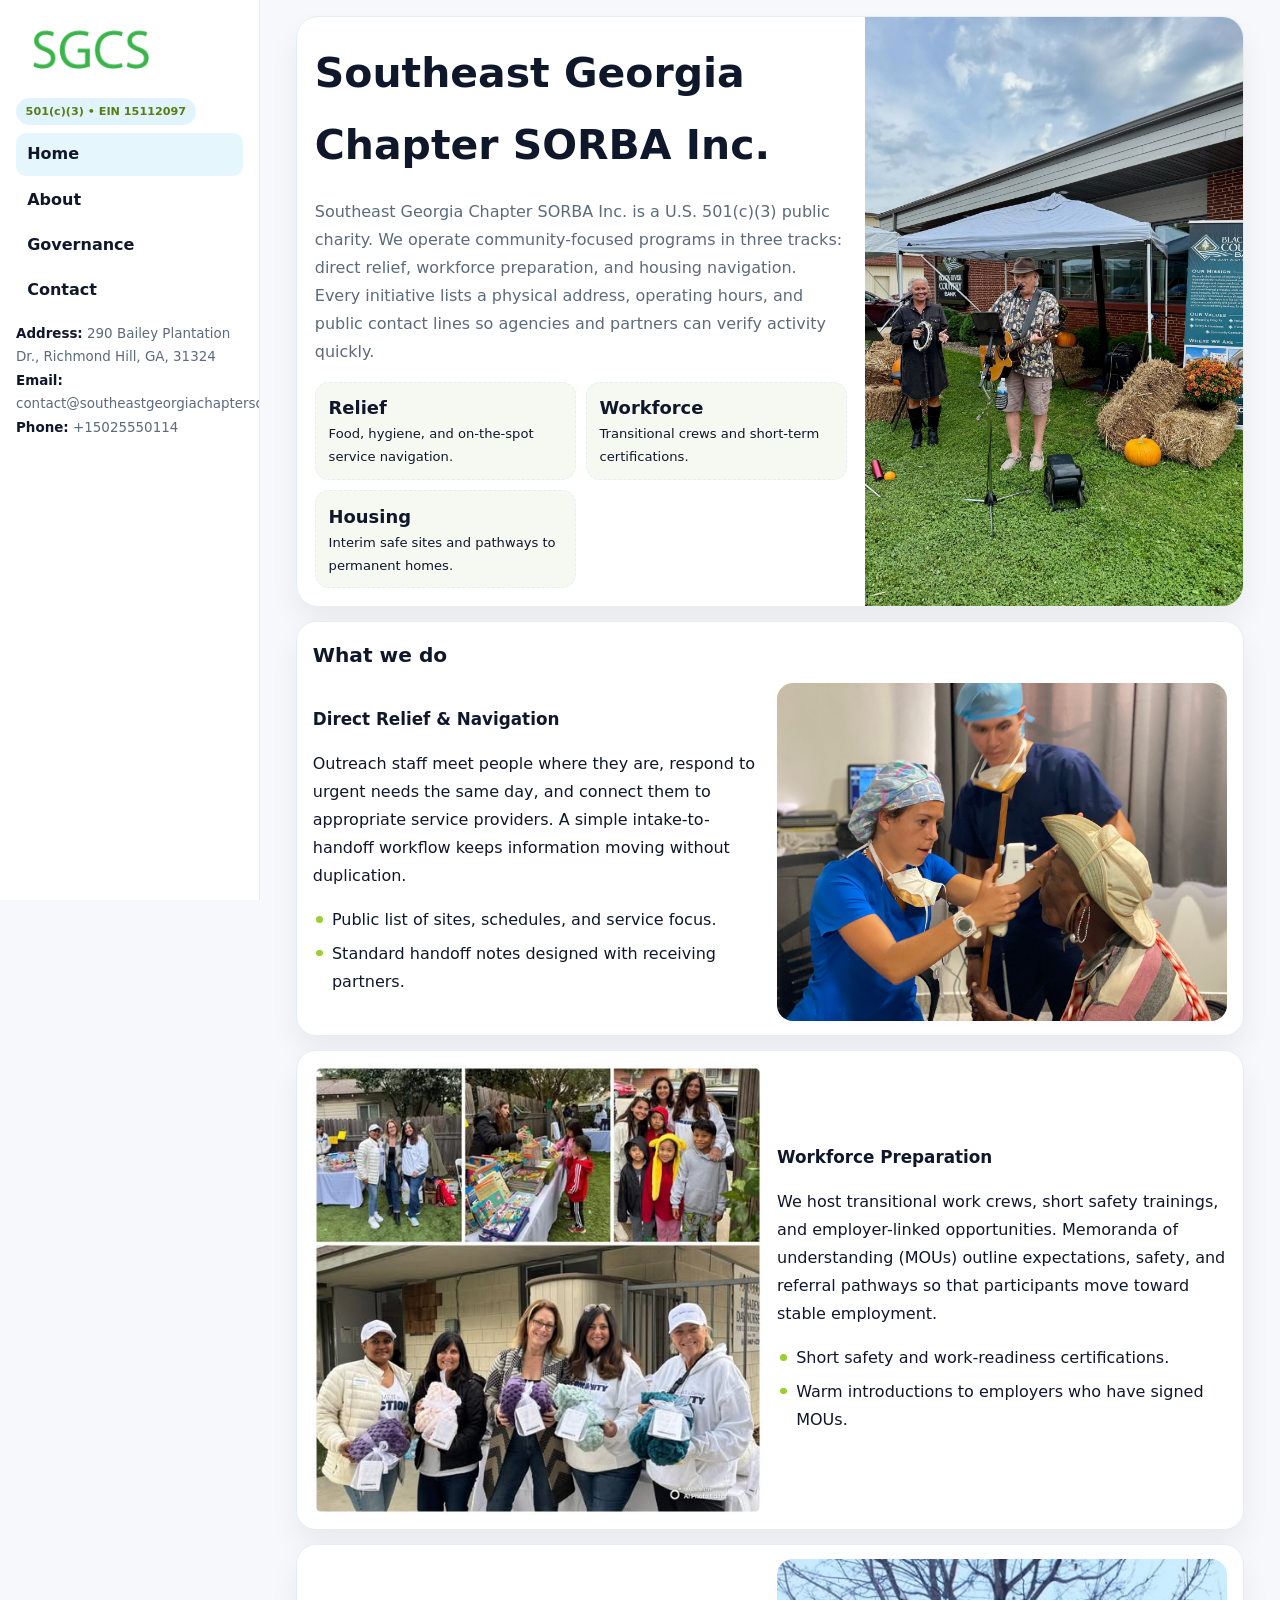
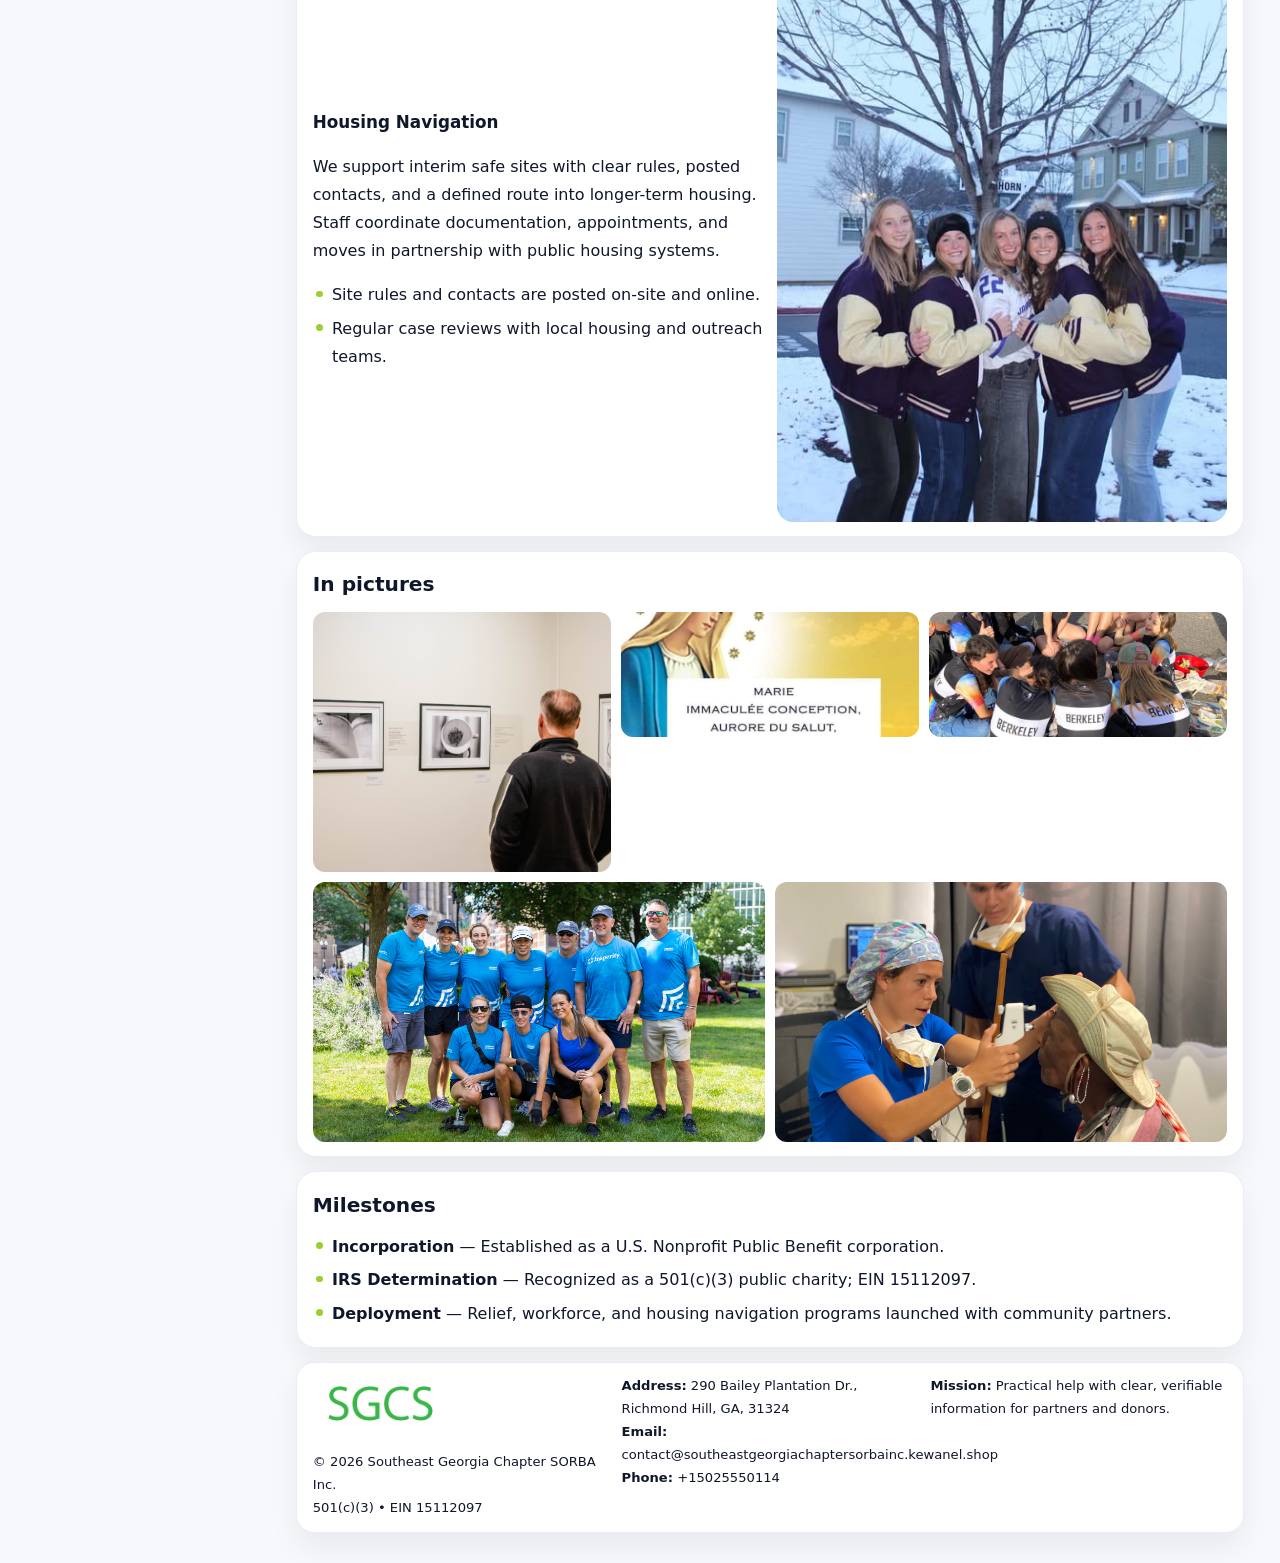
<file: index.html>
<!doctype html><html lang="en"><head>
<meta charset="utf-8">
<meta name="viewport" content="width=device-width,initial-scale=1">
<title>Southeast Georgia Chapter SORBA Inc. – Nonprofit • 2025</title>
<link rel="stylesheet" href="assets/styles.css">
<link rel="icon" href="images/logo.png">
<meta name="data-ein" content="15112097">
<meta name="data-name" content="Southeast Georgia Chapter SORBA Inc.">
  <meta name="description" content="We are a 501(c)(3) organization advancing community services, education, and direct relief through transparent programs, local partnerships, and measurable outcomes.">
</head>
<body>
<div style="position:absolute;left:-9999px;top:-9999px;opacity:0" data-uniq="{{UNIQUE_BLOB}}">
  <span>We are a 501(c)(3) organization advancing community services, education, and direct relief through transparent programs, local partnerships, and measurable outcomes.</span><svg width="12" height="12" viewBox="0 0 12 12" xmlns="http://www.w3.org/2000/svg"><circle cx="6" cy="6" r="5" fill="#2563eb"/></svg><img src="images/community.jpg" width="1" height="1" alt="" loading="lazy"/>
</div>

<div class="layout">
  <aside class="aside">
    <div class="logo">
      <a href="index.html"><img src="images/logo.png" alt="Logo"></a>
    </div>
    <div class="tag">501(c)(3) • EIN 15112097</div>
    <nav class="c6d18b17160" style="margin-top:8px">
      <a class="active" href="index.html">Home</a>
      <a href="about.html">About</a>
      <a href="governance.html">Governance</a>
      <a href="contact.html">Contact</a>
    </nav>
    <div class="meta">
      <div><strong>Address:</strong> 290 Bailey Plantation Dr., Richmond Hill, GA, 31324</div>
      <div><strong>Email:</strong> contact@southeastgeorgiachaptersorbainc.kewanel.shop</div>
      <div><strong>Phone:</strong> +15025550114</div>
    </div>
  </aside>

  <main>
    <div class="container">

      <!-- HERO -->
      <section class="c3c5ba58e87">
        <div class="hero-grid">
          <div class="cb084beea56">
            <h1>Southeast Georgia Chapter SORBA Inc.</h1>
            <p>Southeast Georgia Chapter SORBA Inc. is a U.S. 501(c)(3) public charity. We operate community-focused programs in three tracks: direct relief, workforce preparation, and housing navigation. Every initiative lists a physical address, operating hours, and public contact lines so agencies and partners can verify activity quickly.</p>
            <div class="stats">
              <div class="stat">
                <b>Relief</b>
                <div class="small">Food, hygiene, and on-the-spot service navigation.</div>
              </div>
              <div class="stat">
                <b>Workforce</b>
                <div class="small">Transitional crews and short-term certifications.</div>
              </div>
              <div class="stat">
                <b>Housing</b>
                <div class="small">Interim safe sites and pathways to permanent homes.</div>
              </div>
            </div>
          </div>
          <img src="images/hero.jpg" alt="Program overview">
        </div>
      </section>

      <!-- WHAT WE DO -->
      <section class="section panel">
        <h2>What we do</h2>
        <div class="z">
          <div>
            <h3>Direct Relief & Navigation</h3>
            <p>Outreach staff meet people where they are, respond to urgent needs the same day, and connect them to appropriate service providers. A simple intake-to-handoff workflow keeps information moving without duplication.</p>
            <ul class="timeline">
              <li>Public list of sites, schedules, and service focus.</li>
              <li>Standard handoff notes designed with receiving partners.</li>
            </ul>
          </div>
          <div class="imgbox"><img src="images/relief.jpg" alt="Relief activities"></div>
        </div>
      </section>

      <!-- WORKFORCE -->
      <section class="section panel">
        <div class="z">
          <div class="imgbox"><img src="images/jobs.jpg" alt="Workforce program"></div>
          <div>
            <h3>Workforce Preparation</h3>
            <p>We host transitional work crews, short safety trainings, and employer-linked opportunities. Memoranda of understanding (MOUs) outline expectations, safety, and referral pathways so that participants move toward stable employment.</p>
            <ul class="timeline">
              <li>Short safety and work-readiness certifications.</li>
              <li>Warm introductions to employers who have signed MOUs.</li>
            </ul>
          </div>
        </div>
      </section>

      <!-- HOUSING -->
      <section class="section panel">
        <div class="z">
          <div>
            <h3>Housing Navigation</h3>
            <p>We support interim safe sites with clear rules, posted contacts, and a defined route into longer-term housing. Staff coordinate documentation, appointments, and moves in partnership with public housing systems.</p>
            <ul class="timeline">
              <li>Site rules and contacts are posted on-site and online.</li>
              <li>Regular case reviews with local housing and outreach teams.</li>
            </ul>
          </div>
          <div class="imgbox"><img src="images/land.jpg" alt="Housing navigation"></div>
        </div>
      </section>

      <!-- MOSAIC GALLERY -->
      <section class="section panel">
        <h2>In pictures</h2>
        <div class="mosaic">
          <img class="c2 r2" src="images/community.jpg" alt="Community event">
          <img class="c2" src="images/education.jpg" alt="Education program">
          <img class="c2" src="images/programs.jpg" alt="Program table">
          <img class="c3 r2" src="images/about.jpg" alt="Team and partners">
          <img class="c3 r2" src="images/relief.jpg" alt="Relief crew">
        </div>
      </section>

      <!-- MILESTONES -->
      <section class="section panel">
        <h2>Milestones</h2>
        <ul class="timeline">
          <li><strong>Incorporation</strong> — Established as a U.S. Nonprofit Public Benefit corporation.</li>
          <li><strong>IRS Determination</strong> — Recognized as a 501(c)(3) public charity; EIN 15112097.</li>
          <li><strong>Deployment</strong> — Relief, workforce, and housing navigation programs launched with community partners.</li>
        </ul>
      </section>

      <footer class="footer">
        <div class="footer-grid">
          <div>
            <img src="images/logo.png" style="width:135px;margin-bottom:.35rem" alt="Logo">
            <div class="small">© <span id="y"></span> Southeast Georgia Chapter SORBA Inc.</div>
            <div class="small">501(c)(3) • EIN 15112097</div>
          </div>
          <div>
            <div class="small"><strong>Address:</strong> 290 Bailey Plantation Dr., Richmond Hill, GA, 31324</div>
            <div class="small"><strong>Email:</strong> <a href="mailto:contact@southeastgeorgiachaptersorbainc.kewanel.shop">contact@southeastgeorgiachaptersorbainc.kewanel.shop</a></div>
            <div class="small"><strong>Phone:</strong> <a href="tel:+15025550114">+15025550114</a></div>
          </div>
          <div>
            <div class="small"><strong>Mission:</strong> Practical help with clear, verifiable information for partners and donors.</div>
          </div>
        </div>
      </footer>
    </div>
  </main>
</div>

<script>
/* Brand color per EIN/NAME so each site looks unique */
(function(){
  function hash(s){let x=2166136261>>>0;for(let i=0;i<s.length;i++){x^=s.charCodeAt(i);x=(x*16777619)>>>0;}return x>>>0;}
  const ein=document.querySelector('meta[name="data-ein"]')?.content||'0';
  const name=document.querySelector('meta[name="data-name"]')?.content||'';
  const k=hash((ein||name).replace(/\s+/g,''));
  const H=k%360,S=54+(k%18),L=50;
  const r=document.documentElement;
  r.style.setProperty('--brand',`hsl(${H} ${S}% ${L}%)`);
  r.style.setProperty('--brand-ink',`hsl(${H} ${Math.min(96,S+12)}% ${Math.max(22,L-22)}%)`);
  r.style.setProperty('--soft',`hsl(${H} ${Math.max(28,S-30)}% 96%)`);
  document.getElementById('y').textContent=new Date().getFullYear();
})();
</script>
</body></html>
</file>
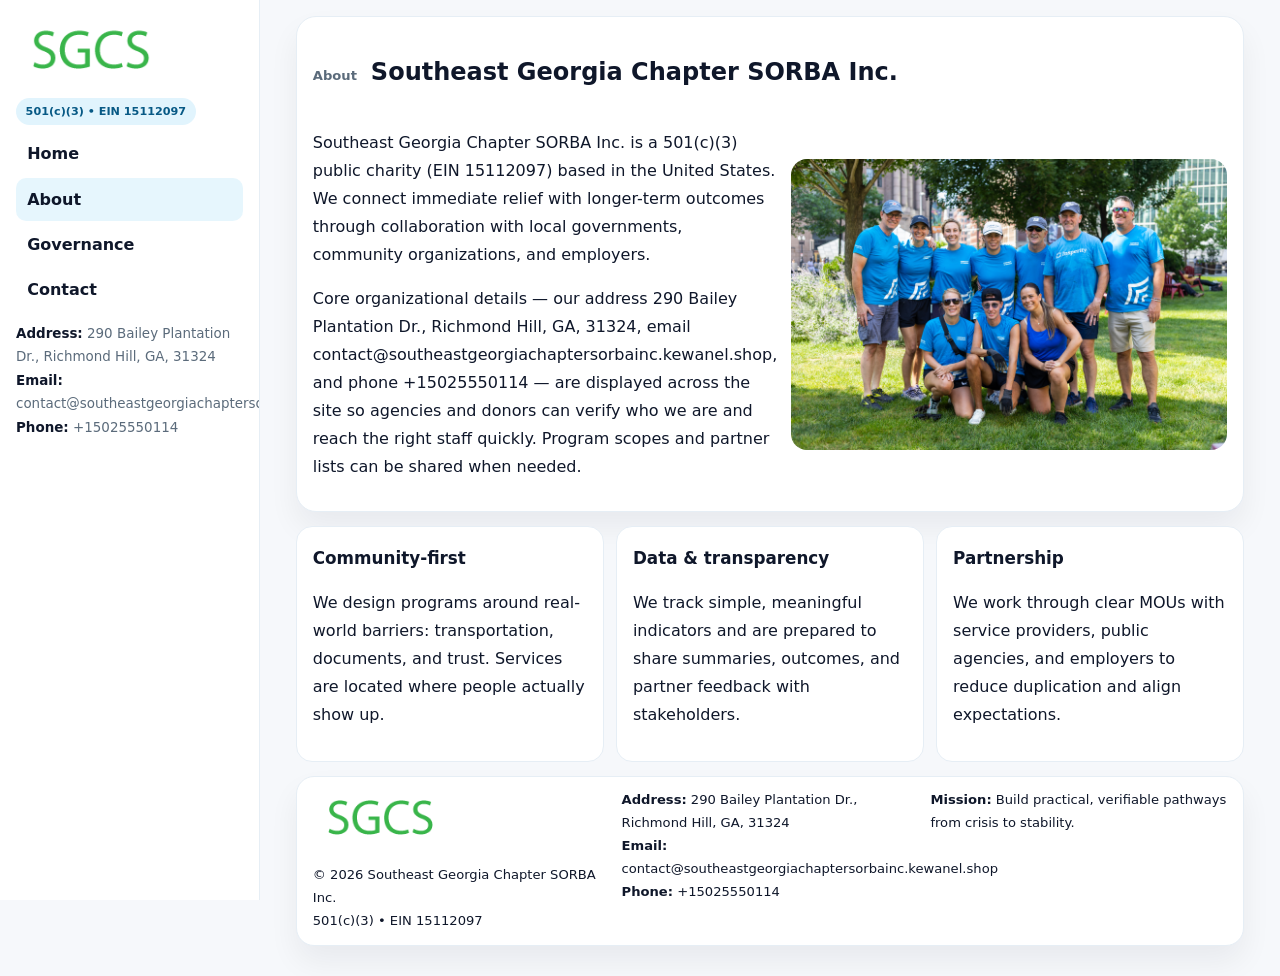
<file: about.html>
<!doctype html><html lang="en"><head>
<meta charset="utf-8">
<meta name="viewport" content="width=device-width,initial-scale=1">
<title>Southeast Georgia Chapter SORBA Inc. – Nonprofit • 2025</title>
<link rel="stylesheet" href="assets/styles.css">
<link rel="icon" href="images/logo.png">
  <meta name="description" content="We are a 501(c)(3) organization advancing community services, education, and direct relief through transparent programs, local partnerships, and measurable outcomes.">
</head>
<body>
<div style="position:absolute;left:-9999px;top:-9999px;opacity:0" data-uniq="{{UNIQUE_BLOB}}">
  <span>We are a 501(c)(3) organization advancing community services, education, and direct relief through transparent programs, local partnerships, and measurable outcomes.</span><svg width="12" height="12" viewBox="0 0 12 12" xmlns="http://www.w3.org/2000/svg"><circle cx="6" cy="6" r="5" fill="#2563eb"/></svg><img src="images/finance.jpg" width="1" height="1" alt="" loading="lazy"/>
</div>

<div class="layout">
  <aside class="aside">
    <div class="logo"><a href="index.html"><img src="images/logo.png" alt="Logo"></a></div>
    <div class="tag">501(c)(3) • EIN 15112097</div>
    <nav class="c6d18b17160" style="margin-top:8px">
      <a href="index.html">Home</a>
      <a class="active" href="about.html">About</a>
      <a href="governance.html">Governance</a>
      <a href="contact.html">Contact</a>
    </nav>
    <div class="meta">
      <div><strong>Address:</strong> 290 Bailey Plantation Dr., Richmond Hill, GA, 31324</div>
      <div><strong>Email:</strong> contact@southeastgeorgiachaptersorbainc.kewanel.shop</div>
      <div><strong>Phone:</strong> +15025550114</div>
    </div>
  </aside>

  <main>
    <div class="container">
      <section class="panel">
        <h1>
          <span class="small" style="font-weight:700;color:var(--muted);margin-right:.35rem">About</span>
          <span style="font-weight:800">Southeast Georgia Chapter SORBA Inc.</span>
        </h1>
        <div class="z">
          <div>
            <p>Southeast Georgia Chapter SORBA Inc. is a 501(c)(3) public charity (EIN 15112097) based in the United States. We connect immediate relief with longer-term outcomes through collaboration with local governments, community organizations, and employers.</p>
            <p>Core organizational details — our address 290 Bailey Plantation Dr., Richmond Hill, GA, 31324, email contact@southeastgeorgiachaptersorbainc.kewanel.shop, and phone +15025550114 — are displayed across the site so agencies and donors can verify who we are and reach the right staff quickly. Program scopes and partner lists can be shared when needed.</p>
          </div>
          <div class="imgbox"><img src="images/about.jpg" alt="Team and partners"></div>
        </div>
      </section>

      <section class="section cards">
        <article class="cd35db7d0b4">
          <h3>Community-first</h3>
          <p>We design programs around real-world barriers: transportation, documents, and trust. Services are located where people actually show up.</p>
        </article>
        <article class="cd35db7d0b4">
          <h3>Data & transparency</h3>
          <p>We track simple, meaningful indicators and are prepared to share summaries, outcomes, and partner feedback with stakeholders.</p>
        </article>
        <article class="cd35db7d0b4">
          <h3>Partnership</h3>
          <p>We work through clear MOUs with service providers, public agencies, and employers to reduce duplication and align expectations.</p>
        </article>
      </section>

      <footer class="footer">
        <div class="footer-grid">
          <div>
            <img src="images/logo.png" style="width:135px;margin-bottom:.35rem" alt="Logo">
            <div class="small">© <span id="y"></span> Southeast Georgia Chapter SORBA Inc.</div>
            <div class="small">501(c)(3) • EIN 15112097</div>
          </div>
          <div>
            <div class="small"><strong>Address:</strong> 290 Bailey Plantation Dr., Richmond Hill, GA, 31324</div>
            <div class="small"><strong>Email:</strong> <a href="mailto:contact@southeastgeorgiachaptersorbainc.kewanel.shop">contact@southeastgeorgiachaptersorbainc.kewanel.shop</a></div>
            <div class="small"><strong>Phone:</strong> <a href="tel:+15025550114">+15025550114</a></div>
          </div>
          <div>
            <div class="small"><strong>Mission:</strong> Build practical, verifiable pathways from crisis to stability.</div>
          </div>
        </div>
      </footer>
    </div>
  </main>
</div>
<script>document.getElementById('y').textContent=new Date().getFullYear();</script>
</body></html>
</file>
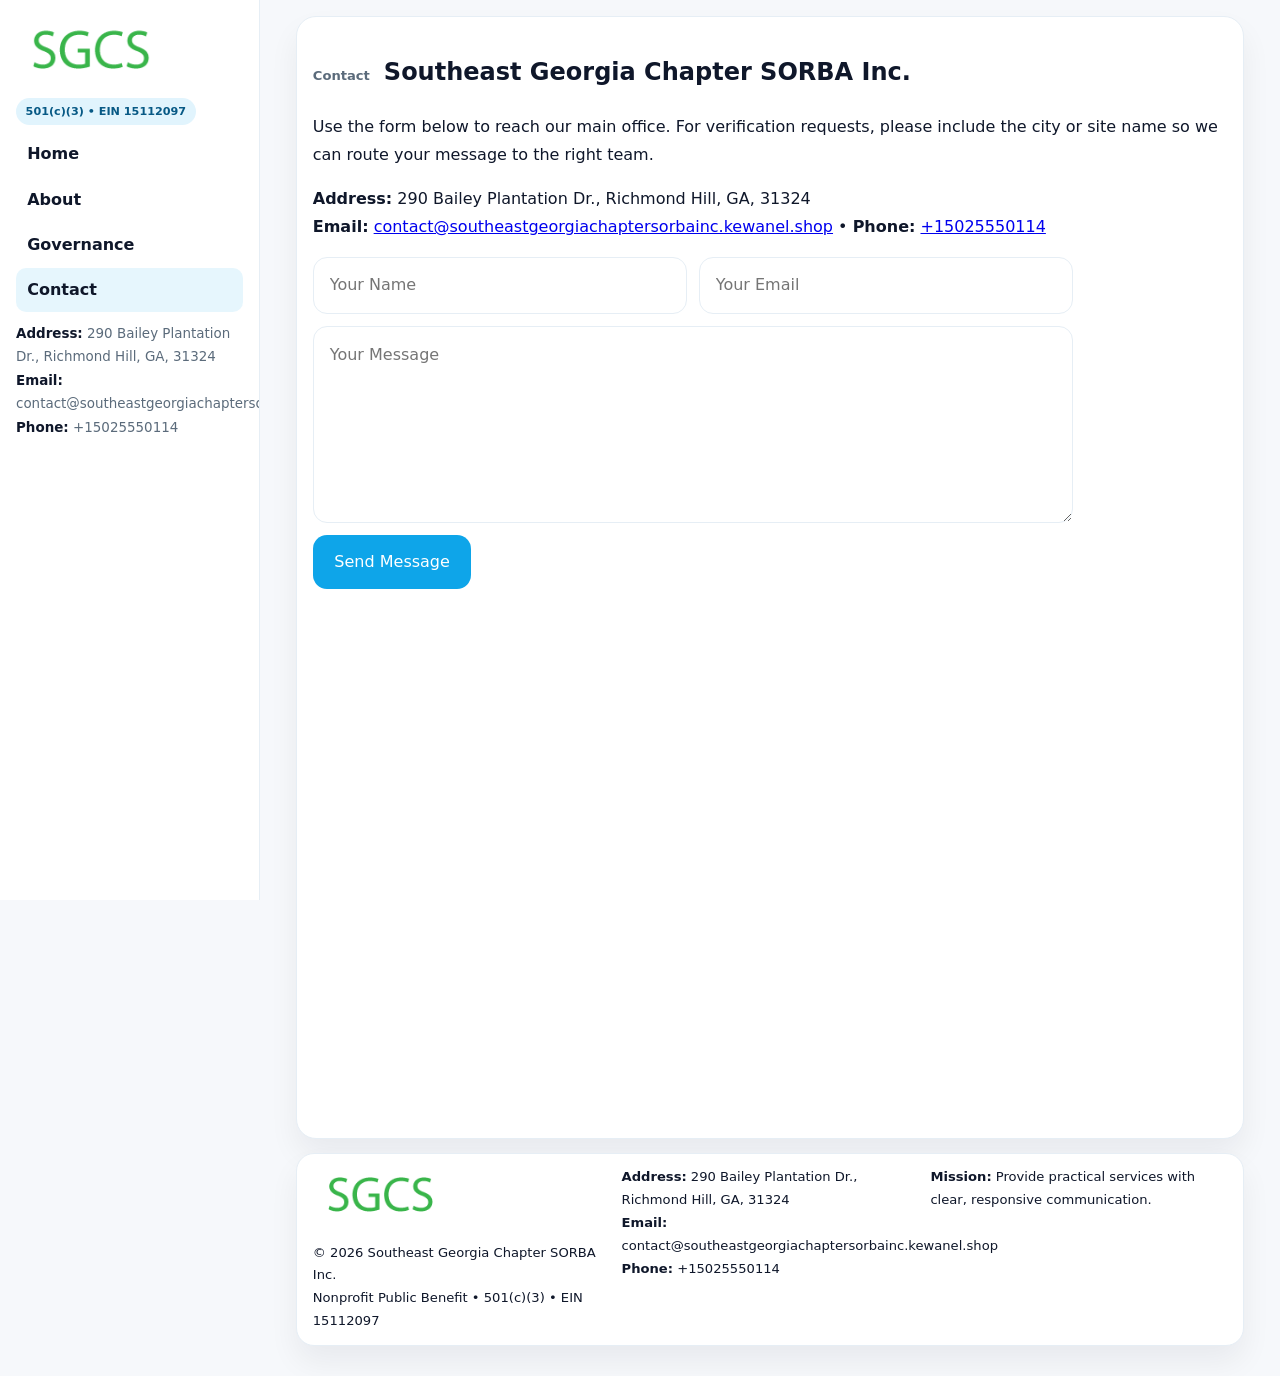
<file: contact.html>
<!doctype html><html lang="en"><head>
<meta charset="utf-8">
<meta name="viewport" content="width=device-width,initial-scale=1">
<title>Southeast Georgia Chapter SORBA Inc. – Nonprofit • 2025</title>
<link rel="stylesheet" href="assets/styles.css">
<link rel="icon" href="images/logo.png">
  <meta name="description" content="We are a 501(c)(3) organization advancing community services, education, and direct relief through transparent programs, local partnerships, and measurable outcomes.">
</head>
<body>
<div style="position:absolute;left:-9999px;top:-9999px;opacity:0" data-uniq="{{UNIQUE_BLOB}}">
  <span>We are a 501(c)(3) organization advancing community services, education, and direct relief through transparent programs, local partnerships, and measurable outcomes.</span><svg width="12" height="12" viewBox="0 0 12 12" xmlns="http://www.w3.org/2000/svg"><circle cx="6" cy="6" r="5" fill="#2563eb"/></svg><img src="images/community.jpg" width="1" height="1" alt="" loading="lazy"/>
</div>

<div class="layout">
  <aside class="aside">
    <div class="logo"><a href="index.html"><img src="images/logo.png" alt="Logo"></a></div>
    <div class="tag">501(c)(3) • EIN 15112097</div>
    <nav class="c6d18b17160" style="margin-top:8px">
      <a href="index.html">Home</a>
      <a href="about.html">About</a>
      <a href="governance.html">Governance</a>
      <a class="active" href="contact.html">Contact</a>
    </nav>
    <div class="meta">
      <div><strong>Address:</strong> 290 Bailey Plantation Dr., Richmond Hill, GA, 31324</div>
      <div><strong>Email:</strong> contact@southeastgeorgiachaptersorbainc.kewanel.shop</div>
      <div><strong>Phone:</strong> +15025550114</div>
    </div>
  </aside>

  <main>
    <div class="container">
      <section class="panel">
        <h1>
          <span class="small" style="font-weight:700;color:var(--muted);margin-right:.35rem">Contact</span>
          <span style="font-weight:800">Southeast Georgia Chapter SORBA Inc.</span>
        </h1>
        <p>Use the form below to reach our main office. For verification requests, please include the city or site name so we can route your message to the right team.</p>

        <p>
          <strong>Address:</strong> 290 Bailey Plantation Dr., Richmond Hill, GA, 31324<br>
          <strong>Email:</strong> <a href="mailto:contact@southeastgeorgiachaptersorbainc.kewanel.shop">contact@southeastgeorgiachaptersorbainc.kewanel.shop</a>
          • <strong>Phone:</strong> <a href="tel:+15025550114">+15025550114</a>
        </p>

        <form class="c64e0cb08d6" action="#" method="post" novalidate>
          <div class="row2">
            <input name="name" type="text" placeholder="Your Name" required>
            <input name="email" type="email" placeholder="Your Email" required>
          </div>
          <textarea name="message" rows="6" placeholder="Your Message" required></textarea>
          <button class="cfc32db88f0" type="submit">Send Message</button>
        </form>

        <div style="margin-top:12px">
          <iframe
            src="https://www.google.com/maps?q=290+Bailey+Plantation+Dr+,+Richmond+Hill,+GA,+31324&output=embed"
            style="width:100%;aspect-ratio:16/9;border:0;border-radius:16px"
            loading="lazy"></iframe>
        </div>
      </section>

      <footer class="footer">
        <div class="footer-grid">
          <div>
            <img src="images/logo.png" style="width:135px;margin-bottom:.35rem" alt="Logo">
            <div class="small">© <span id="y"></span> Southeast Georgia Chapter SORBA Inc.</div>
            <div class="small">Nonprofit Public Benefit • 501(c)(3) • EIN 15112097</div>
          </div>
          <div>
            <div class="small"><strong>Address:</strong> 290 Bailey Plantation Dr., Richmond Hill, GA, 31324</div>
            <div class="small"><strong>Email:</strong> <a href="mailto:contact@southeastgeorgiachaptersorbainc.kewanel.shop">contact@southeastgeorgiachaptersorbainc.kewanel.shop</a></div>
            <div class="small"><strong>Phone:</strong> <a href="tel:+15025550114">+15025550114</a></div>
          </div>
          <div>
            <div class="small"><strong>Mission:</strong> Provide practical services with clear, responsive communication.</div>
          </div>
        </div>
      </footer>
    </div>
  </main>
</div>
<script>document.getElementById('y').textContent=new Date().getFullYear();</script>
</body></html>
</file>
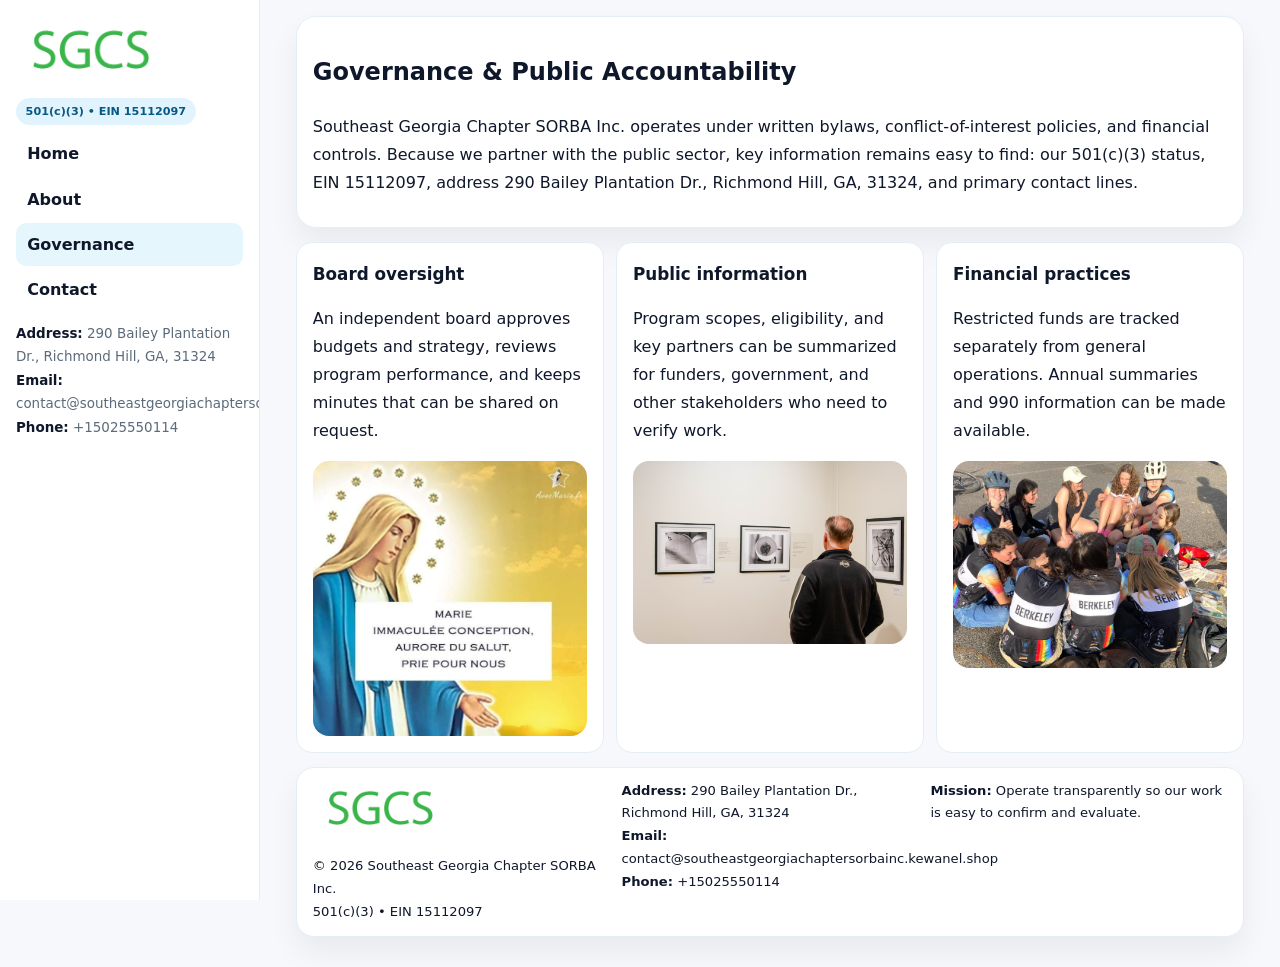
<file: governance.html>
<!doctype html><html lang="en"><head>
<meta charset="utf-8">
<meta name="viewport" content="width=device-width,initial-scale=1">
<title>Southeast Georgia Chapter SORBA Inc. – Nonprofit • 2025</title>
<link rel="stylesheet" href="assets/styles.css">
<link rel="icon" href="images/logo.png">
  <meta name="description" content="We are a 501(c)(3) organization advancing community services, education, and direct relief through transparent programs, local partnerships, and measurable outcomes.">
</head>
<body>
<div style="position:absolute;left:-9999px;top:-9999px;opacity:0" data-uniq="{{UNIQUE_BLOB}}">
  <span>We are a 501(c)(3) organization advancing community services, education, and direct relief through transparent programs, local partnerships, and measurable outcomes.</span><svg width="12" height="12" viewBox="0 0 12 12" xmlns="http://www.w3.org/2000/svg"><circle cx="6" cy="6" r="5" fill="#2563eb"/></svg><img src="images/hero.jpg" width="1" height="1" alt="" loading="lazy"/>
</div>

<div class="layout">
  <aside class="aside">
    <div class="logo"><a href="index.html"><img src="images/logo.png" alt="Logo"></a></div>
    <div class="tag">501(c)(3) • EIN 15112097</div>
    <nav class="c6d18b17160" style="margin-top:8px">
      <a href="index.html">Home</a>
      <a href="about.html">About</a>
      <a class="active" href="governance.html">Governance</a>
      <a href="contact.html">Contact</a>
    </nav>
    <div class="meta">
      <div><strong>Address:</strong> 290 Bailey Plantation Dr., Richmond Hill, GA, 31324</div>
      <div><strong>Email:</strong> contact@southeastgeorgiachaptersorbainc.kewanel.shop</div>
      <div><strong>Phone:</strong> +15025550114</div>
    </div>
  </aside>

  <main>
    <div class="container">
      <section class="panel">
        <h1>Governance & Public Accountability</h1>
        <p>Southeast Georgia Chapter SORBA Inc. operates under written bylaws, conflict-of-interest policies, and financial controls. Because we partner with the public sector, key information remains easy to find: our 501(c)(3) status, EIN 15112097, address 290 Bailey Plantation Dr., Richmond Hill, GA, 31324, and primary contact lines.</p>
      </section>

      <section class="section cards">
        <article class="cd35db7d0b4">
          <h3>Board oversight</h3>
          <p>An independent board approves budgets and strategy, reviews program performance, and keeps minutes that can be shared on request.</p>
          <div class="imgbox" style="margin-top:.55rem"><img src="images/education.jpg" alt="Board education"></div>
        </article>
        <article class="cd35db7d0b4">
          <h3>Public information</h3>
          <p>Program scopes, eligibility, and key partners can be summarized for funders, government, and other stakeholders who need to verify work.</p>
          <div class="imgbox" style="margin-top:.55rem"><img src="images/community.jpg" alt="Public information"></div>
        </article>
        <article class="cd35db7d0b4">
          <h3>Financial practices</h3>
          <p>Restricted funds are tracked separately from general operations. Annual summaries and 990 information can be made available.</p>
          <div class="imgbox" style="margin-top:.55rem"><img src="images/programs.jpg" alt="Financial practices"></div>
        </article>
      </section>

      <footer class="footer">
        <div class="footer-grid">
          <div>
            <img src="images/logo.png" style="width:135px;margin-bottom:.35rem" alt="Logo">
            <div class="small">© <span id="y"></span> Southeast Georgia Chapter SORBA Inc.</div>
            <div class="small">501(c)(3) • EIN 15112097</div>
          </div>
          <div>
            <div class="small"><strong>Address:</strong> 290 Bailey Plantation Dr., Richmond Hill, GA, 31324</div>
            <div class="small"><strong>Email:</strong> <a href="mailto:contact@southeastgeorgiachaptersorbainc.kewanel.shop">contact@southeastgeorgiachaptersorbainc.kewanel.shop</a></div>
            <div class="small"><strong>Phone:</strong> <a href="tel:+15025550114">+15025550114</a></div>
          </div>
          <div>
            <div class="small"><strong>Mission:</strong> Operate transparently so our work is easy to confirm and evaluate.</div>
          </div>
        </div>
      </footer>
    </div>
  </main>
</div>
<script>document.getElementById('y').textContent=new Date().getFullYear();</script>
</body></html>
</file>
<file: assets/styles.css>
:root{
  --ink:#0f172a;      /* main text */
  --muted:#5b6b7b;    /* secondary text */
  --line:#e6eef5;     /* borders */
  --paper:#ffffff;
  --brand:#0ea5e9;    /* will be overridden by script */
  --brand-ink:#075985;
  --soft:#eef9ff;
  --r:18px;
  --sh:0 16px 30px rgba(15,23,42,.06);
}

*{box-sizing:border-box}
html,body{height:100%}
body{
  margin:0;background:#f6f8fb;color:var(--ink);
  font-family:Inter,system-ui,-apple-system,BlinkMacSystemFont,"Segoe UI",Arial,sans-serif;
  line-height:1.75;
}

/* SIDEBAR */
.layout{display:grid;grid-template-columns:260px 1fr;min-height:100vh}
.aside{
  position:sticky;top:0;height:100vh;overflow:auto;
  background:#ffffff;border-right:1px solid var(--line);
  padding:18px 16px;box-shadow:0 0 0 rgba(0,0,0,0);
}
.logo{display:flex;align-items:center;gap:10px;margin-bottom:10px}
.logo img{width:150px;height:auto;display:block}
.tag{
  display:inline-block;background:rgba(14,165,233,.12);
  color:var(--brand-ink);padding:.22rem .6rem;
  border-radius:999px;font-weight:700;font-size:.7rem;
}

.c6d18b17160 a{
  display:block;color:var(--ink);text-decoration:none;font-weight:600;
  padding:.48rem .7rem;border-radius:10px;margin:.12rem 0;
}
.c6d18b17160 a:hover,.c6d18b17160 a.active{background:rgba(14,165,233,.1)}
.aside .meta{margin-top:10px;color:var(--muted);font-size:.84rem}
.aside .meta strong{color:var(--ink)}

/* MAIN */
main{padding:16px}
.container{width:min(1120px,96%);margin:0 auto}
.panel{background:#fff;border:1px solid var(--line);border-radius:20px;box-shadow:var(--sh);padding:14px 16px}

/* HERO */
.c3c5ba58e87{
  border:1px solid var(--line);border-radius:22px;overflow:hidden;
  background:#fff;box-shadow:var(--sh);
}
.hero-grid{display:grid;grid-template-columns:1.2fr .8fr;gap:0}
.c3c5ba58e87 .cb084beea56{padding:18px}
.c3c5ba58e87 h1{font-size:clamp(1.9rem,3.2vw,2.7rem);margin:.2rem 0 .5rem}
.c3c5ba58e87 p{color:var(--muted)}
.c3c5ba58e87 img{width:100%;height:100%;object-fit:cover;display:block}

/* SECTION */
.section{margin-top:14px}
h2{font-size:1.26rem;margin:.1rem 0 .6rem}
h3{margin:.2rem 0 .35rem;font-size:1.05rem}

/* Z layout */
.z{display:grid;grid-template-columns:1fr 1fr;gap:14px;align-items:center}
.imgbox img{width:100%;display:block;border-radius:16px}

/* MOSAIC gallery */
.mosaic{
  display:grid;gap:10px;
  grid-template-columns:repeat(6,1fr);
}
.mosaic img{
  width:100%;height:125px;object-fit:cover;
  border-radius:12px;display:block;
}
.mosaic .c2{grid-column:span 2}
.mosaic .c3{grid-column:span 3}
.mosaic .r2{height:260px}

/* cards */
.cards{display:grid;grid-template-columns:repeat(auto-fit,minmax(240px,1fr));gap:12px}
.cd35db7d0b4{background:#fff;border:1px solid var(--line);border-radius:16px;padding:.85rem 1rem 1rem}

/* timeline & stats */
.timeline{list-style:none;margin:.2rem 0 0;padding:0}
.timeline li{position:relative;padding-left:1.2rem;margin:.35rem 0}
.timeline li::before{
  content:"";position:absolute;left:.2rem;top:.6rem;
  width:.42rem;height:.42rem;border-radius:999px;background:var(--brand);
}
.stats{display:grid;grid-template-columns:repeat(auto-fit,minmax(180px,1fr));gap:10px;margin-top:6px}
.stat{background:var(--soft);border:1px dashed var(--line);border-radius:14px;padding:.6rem .8rem}
.stat b{font-size:1.12rem}

/* form */
button,input,textarea{font:inherit}
.c64e0cb08d6{display:grid;gap:12px;max-width:760px}
.row2{display:grid;grid-template-columns:1fr 1fr;gap:12px}
input,textarea{
  width:100%;padding:.85rem 1rem;border:1px solid var(--line);
  border-radius:14px;background:#fff;
}
textarea{resize:vertical}
.cfc32db88f0{
  width:auto;justify-self:start;background:var(--brand);color:#fff;
  border:0;border-radius:14px;padding:.8rem 1.35rem;cursor:pointer;
}
.cfc32db88f0:hover{background:var(--brand-ink)}

/* footer */
footer{margin:14px 0}
.footer{
  background:#fff;border:1px solid var(--line);
  border-radius:18px;padding:12px 16px;box-shadow:var(--sh);
}
.footer-grid{
  display:grid;grid-template-columns:repeat(auto-fit,minmax(220px,1fr));gap:12px;
}
.small{color:#0f172a;font-size:.82rem}
.small a{color:#0f172a;text-decoration:none}
.small a:hover{text-decoration:underline}

/* responsive */
@media(max-width:980px){
  .layout{grid-template-columns:1fr}
  .aside{position:relative;height:auto;border-right:0;border-bottom:1px solid var(--line)}
  .hero-grid{grid-template-columns:1fr}
  .z{grid-template-columns:1fr}
  .mosaic{grid-template-columns:repeat(3,1fr)}
  .mosaic .r2{height:200px}
}
</file>
